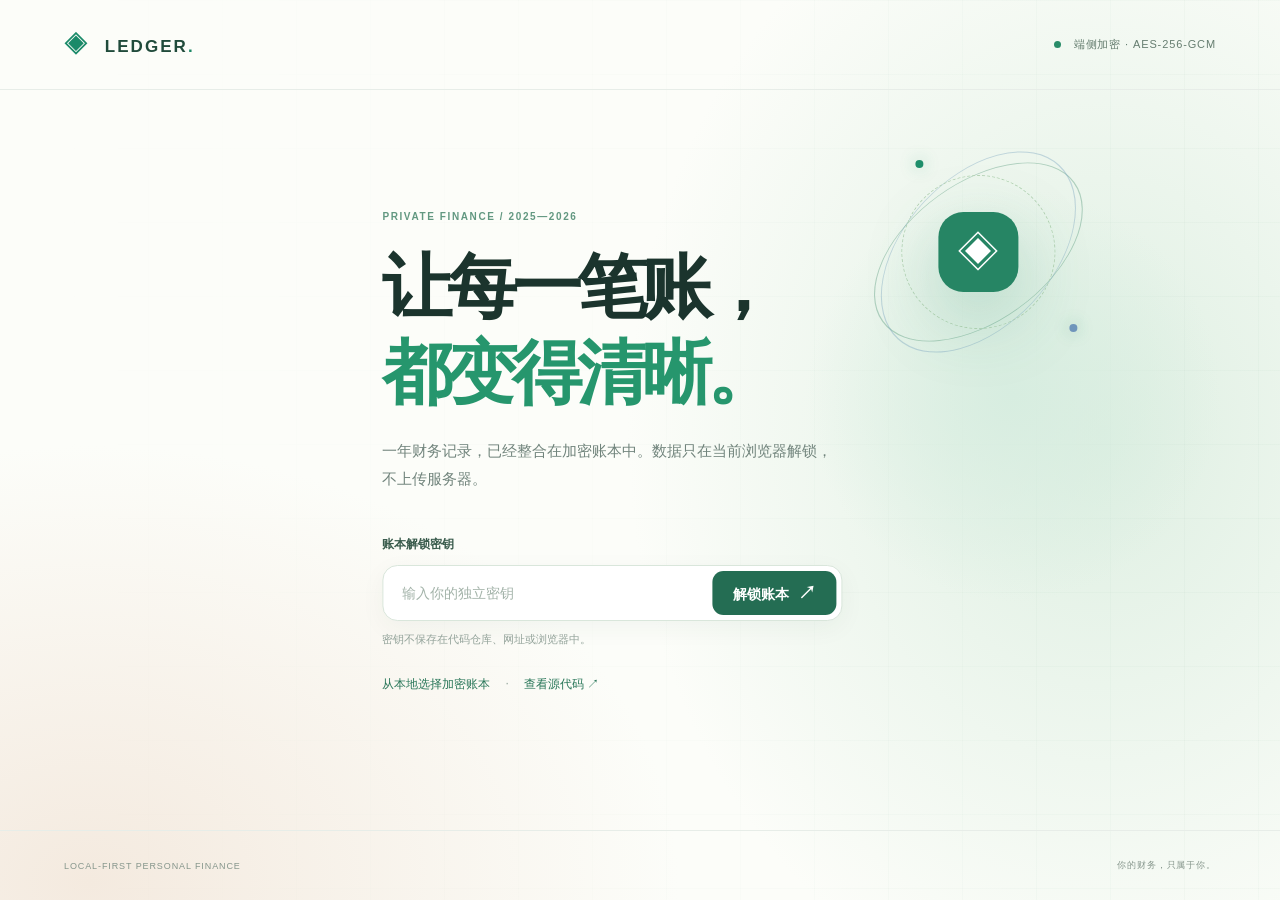
<file: index.html>
<!doctype html>
<html lang="zh-CN">
<head>
  <meta charset="utf-8">
  <meta name="viewport" content="width=device-width,initial-scale=1,viewport-fit=cover">
  <meta name="theme-color" content="#f7f9f6">
  <meta name="description" content="仅在本地解密的个人财务分析与预算管理工作台">
  <title>账务 · 个人财务工作台</title>
  <link rel="icon" href="favicon.svg" type="image/svg+xml">
  <link rel="stylesheet" href="styles.css">
  <link rel="stylesheet" href="light-theme.css">
</head>
<body>
  <div id="toast" class="toast" role="status" aria-live="polite"></div>
  <div id="unlock-screen" class="unlock-screen">
    <div class="unlock-glow"></div>
    <div class="unlock-top"><span class="brand-mini"><span class="brand-mark">◈</span> LEDGER<span class="brand-dot">.</span></span><span class="encrypted"><i></i> 端侧加密 · AES-256-GCM</span></div>
    <div class="unlock-center">
      <div class="unlock-art" aria-hidden="true"><div class="orbit orbit-a"></div><div class="orbit orbit-b"></div><div class="orbit orbit-c"></div><div class="orbit-core">◈</div><div class="orbit-point p1"></div><div class="orbit-point p2"></div></div>
      <p class="eyebrow">PRIVATE FINANCE / 2025—2026</p>
      <h1>让每一笔账，<br><span>都变得清晰。</span></h1>
      <p class="unlock-desc">一年财务记录，已经整合在加密账本中。数据只在当前浏览器解锁，不上传服务器。</p>
      <form id="unlock-form" class="unlock-form"><label for="vault-pass">账本解锁密钥</label><div class="password-line"><input id="vault-pass" type="password" spellcheck="false" autocomplete="off" placeholder="输入你的独立密钥" required><button id="unlock-btn" type="submit">解锁账本 <span>↗</span></button></div></form>
      <p id="unlock-hint" class="hint">密钥不保存在代码仓库、网址或浏览器中。</p>
      <div class="unlock-tools"><label class="link-label">从本地选择加密账本 <input type="file" id="vault-file" accept=".vault,.json,application/json" hidden></label><span>·</span><a href="https://github.com/nekosense-i/zhangwu" target="_blank" rel="noopener">查看源代码 ↗</a></div>
    </div>
    <div class="unlock-bottom"><span>LOCAL-FIRST PERSONAL FINANCE</span><span>你的财务，只属于你。</span></div>
  </div>

  <div id="workspace" class="workspace hidden">
    <aside class="sidebar">
      <div class="side-brand"><span class="brand-logo">◈</span><div><b>账务<span class="brand-dot">.</span></b><small>PERSONAL FINANCE</small></div></div>
      <p class="nav-label">工作空间</p>
      <nav id="main-nav" aria-label="主要导航">
        <button data-view="overview" class="nav-link active"><span>◫</span> 总览 <em>01</em></button>
        <button data-view="trends" class="nav-link"><span>⌁</span> 收支趋势 <em>02</em></button>
        <button data-view="categories" class="nav-link"><span>◈</span> 消费洞察 <em>03</em></button>
        <button data-view="cards" class="nav-link"><span>▣</span> 信用卡 <em>04</em></button>
        <button data-view="transactions" class="nav-link"><span>☷</span> 交易检索 <em>05</em></button>
        <button data-view="audit" class="nav-link"><span>◎</span> 待核对 <em id="audit-count">—</em></button>
      </nav>
      <div class="side-bottom">
        <div class="side-vault"><div class="vault-symbol">♧</div><b>加密账本</b><span>离线解密 · 无外部依赖</span><small><span class="green-dot"></span> 已在本机解锁</small></div>
        <button id="lock-now" class="side-text-btn">↶　锁定账本</button>
      </div>
    </aside>

    <div class="main-wrap">
      <header class="topbar"><div class="breadcrumb"><span>工作台</span><span class="crumb-sep">/</span><b id="crumb-current">财务总览</b></div><div class="top-actions"><div class="period-picker"><span>▦</span><select id="period-select" aria-label="选择统计时间"><option value="all">完整时间段</option><option value="2025">2025 年</option><option value="2026">2026 年</option></select></div><button id="mask-values" class="icon-btn" title="隐藏 / 显示金额" aria-label="隐藏金额">◉</button><button id="backup-btn" class="icon-btn" title="下载加密备份" aria-label="下载备份">⇩</button><button id="new-transaction" class="primary-btn"><span>＋</span> 记一笔</button></div></header>
      <main class="content">
        <div class="section-head"><div><div class="eyebrow accent">PERSONAL FINANCE · MONEY IN FOCUS <span class="accent-dash"></span> <span id="coverage-label">2025.11 — 2026.11</span></div><h1 id="page-title">财务总览<span class="title-end">.</span></h1><p id="page-subtitle">看清每一笔钱的流向，掌握更从容的生活节奏。</p></div><div class="data-chip"><span class="pulse-dot"></span><span id="data-chip-text">数据已载入 · 截至 2026.11.12</span></div></div>

        <section class="view" id="view-overview">
          <div class="hero-row"><div class="hero-card"><div class="hero-top"><span class="label-overline">已识别消费净额 <span class="info-dot" title="扣除已匹配重复交易和退款；不包括待核金融扣款、转账与分期本金">ⓘ</span></span><span class="hero-tag">近 13 个自然月 · 首尾不完整</span></div><div class="hero-value sensitive" id="total-expense">¥—</div><div class="hero-lower"><span id="expense-summary">跨渠道去重后消费</span><span class="hero-wave">⌁</span></div><svg class="hero-spark" id="hero-spark" viewBox="0 0 420 94" preserveAspectRatio="none" aria-hidden="true"></svg></div>
            <div class="mini-kpis"><div class="kpi-box"><div class="metric-icon green">↙</div><div><span class="metric-label">明确代发工资</span><div class="metric-number sensitive" id="total-salary">—</div><small id="salary-foot">银行代发工资</small></div></div><div class="kpi-box"><div class="metric-icon cyan">◉</div><div><span class="metric-label">月均可识别消费</span><div class="metric-number sensitive" id="avg-expense">—</div><small>仅按完整自然月计算</small></div></div><div class="kpi-box"><div class="metric-icon amber">◎</div><div><span class="metric-label">尚待核对</span><div class="metric-number sensitive" id="review-total">—</div><small>金融扣款及个人转账</small></div></div></div>
          </div>
          <div class="dual-chart"><div class="panel chart-main"><div class="panel-heading"><div><div class="overline">CASH FLOW</div><h2>每月收支脉络</h2><p>消费与银行代发工资的走势</p></div><div class="chart-legend"><span><i class="legend-dot blue"></i>净消费</span><span><i class="legend-dot mint"></i>工资</span></div></div><div id="overview-line" class="chart-stage"></div><div id="hover-report" class="chart-caption">点击图上的月份，查看当月交易</div></div>
            <div class="panel category-panel"><div class="panel-heading"><div><div class="overline">SPENDING MIX</div><h2>钱花在了哪里</h2><p>正向消费的分类结构 · 退款另外冲减</p></div><button class="text-action" data-go="categories">深入查看 ↗</button></div><div class="donut-area"><div id="category-donut" class="donut-chart"></div><div id="category-legend" class="donut-legend"></div></div><p id="category-refunds-note" class="chart-caption"></p></div></div>
          <div class="triple"><div class="panel"><div class="panel-heading"><div><div class="overline">PAYMENT CHANNELS</div><h2>消费渠道</h2><p>已计入消费的主要交易来源</p></div></div><div id="channel-bars" class="bars-block"></div></div><div class="panel"><div class="panel-heading"><div><div class="overline">TOP MERCHANTS</div><h2>常见消费商户</h2><p>点击商户，直达对应交易</p></div></div><div id="merchant-bars" class="bars-block"></div></div><div class="panel insight-panel"><div class="panel-heading"><div><div class="overline">QUICK INSIGHTS</div><h2>这份账本告诉你</h2><p>用数据描述，而非推测</p></div></div><div id="insight-notes" class="insight-list"></div></div></div>
          <div class="panel calendar-panel"><div class="panel-heading"><div><div class="overline">DAILY ACTIVITY</div><h2>每一天的消费强度</h2><p>按日期聚合，颜色越深代表支出越高；点击方格查看明细</p></div><div class="calendar-key"><span>少</span><i class="heat h0"></i><i class="heat h1"></i><i class="heat h2"></i><i class="heat h3"></i><i class="heat h4"></i><span>多</span></div></div><div id="calendar-heatmap" class="heatmap-wrap"></div></div>
        </section>

        <section class="view hidden" id="view-trends"><div class="kpi-strip" id="trend-kpis"></div><div class="panel big-panel"><div class="panel-heading"><div><div class="overline">A YEAR IN MOTION</div><h2>收支趋势与差额</h2><p>点击月份聚焦当期，首尾月份仅供参考</p></div><div class="chart-legend"><span><i class="legend-dot blue"></i>消费</span><span><i class="legend-dot mint"></i>工资</span></div></div><div id="trends-chart" class="chart-stage tall"></div></div><div class="panel"><div class="panel-heading"><div><div class="overline">MONTH BY MONTH</div><h2>每月消费分布</h2><p>工资与净消费差额仅作观察，不能认定为真实储蓄</p></div></div><div id="monthly-ledger" class="monthly-cards"></div></div></section>

        <section class="view hidden" id="view-categories"><div class="split-summary"><div class="panel category-large"><div class="panel-heading"><div><div class="overline">SPENDING MIX</div><h2>消费类型全景</h2><p>占比以正向分类消费为分母；退款及冲减单列</p></div><button id="clear-category" class="text-action">清除筛选 ×</button></div><div id="large-donut" class="donut-chart large"></div><div id="large-legend" class="category-pills"></div><p id="large-refunds-note" class="chart-caption"></p></div><div class="panel"><div class="panel-heading"><div><div class="overline">RANKED CATEGORY</div><h2>分类支出排行</h2><p>将所有归类项目放在同一量尺下比较</p></div></div><div id="category-ranking" class="ranking-list"></div></div></div><div class="panel"><div class="panel-heading"><div><div class="overline">PERSISTENCE</div><h2>各月消费构成</h2><p>不同颜色代表不同支出类型，帮助区分一次性支出与习惯性开销</p></div></div><div id="category-month-grid" class="composition-grid"></div></div></section>

        <section class="view hidden" id="view-cards"><div class="kpi-strip" id="card-kpis"></div><div class="panel"><div class="panel-heading"><div><div class="overline">CREDIT CARD CYCLES</div><h2>两类信用卡账户</h2><p>账单应还金额是账务余额，不能直接当作当月消费</p></div></div><div id="card-bills" class="statement-grid"></div></div><div class="split-summary"><div class="panel"><div class="panel-heading"><div><div class="overline">INSTALLMENTS</div><h2>分期相关账务</h2><p>本金、退货冲回与利息分开显示</p></div></div><div id="installments" class="compact-facts"></div></div><div class="panel"><div class="panel-heading"><div><div class="overline">IMPORTANT DISTINCTION</div><h2>计算口径</h2></div></div><div class="explain-list"><p><b>刷卡消费</b>：能证实未在微信/支付宝计入时，补充进入消费净额。</p><p><b>信用卡还款</b>：是清偿负债的资金流转，不再计入消费。</p><p><b>分期本金</b>：独立列示，原始购物及退款需核实，以免重复计算。</p><p><b>未出账交易</b>：截至 2026 年 11 月 12 日可能仍有缺口。</p></div></div></div></section>

        <section class="view hidden" id="view-transactions"><div class="panel"><div class="panel-heading"><div><div class="overline">TRANSACTION EXPLORER</div><h2>交易检索</h2><p>完整原始记录保留，默认只显示筛选结果的前 30 笔</p></div><span class="count-chip" id="tx-count">— 条记录</span></div><div class="filter-bar"><input id="tx-search" type="search" placeholder="搜索商户 / 摘要 / 交易编号…"><select id="tx-category"><option value="all">全部分类</option></select><select id="tx-source"><option value="all">全部渠道</option></select><select id="tx-type"><option value="all">全部交易</option><option value="consumption">已计消费</option><option value="salary">代发工资</option><option value="excluded">资金往来与其他</option></select><button id="tx-reset" class="subtle-btn">清除</button></div><div id="tx-active-filter" class="active-filter"></div><div id="tx-list" class="tx-list"></div><div class="load-row"><button id="tx-more" class="subtle-btn">再显示 30 笔 ↓</button></div></div></section>

        <section class="view hidden" id="view-audit"><div class="audit-intro"><div><span class="overline">VERIFY, DON'T GUESS</span><h2>把不确定的，留给核对。</h2><p>以下金额并未自动算入消费净额。点击交易可以修改分类、写备注，或确认其用途。</p></div><div class="audit-number sensitive" id="audit-value">—</div></div><div class="split-summary"><div class="panel"><div class="panel-heading"><div><h2>待核金融扣款</h2><p>平台扣款、信贷或分期性质尚不明朗</p></div></div><div id="financial-pending" class="audit-items"></div></div><div class="panel"><div class="panel-heading"><div><h2>个人转账与往来</h2><p>转账是否属于生活支出需要按实际用途判断</p></div></div><div id="personal-pending" class="audit-items"></div></div></div><div class="panel"><div class="panel-heading"><div><div><h2>暂未细分的已计消费</h2><p>这一部分已计入消费，只是类别仍需优化</p></div><span id="uncategorized-count" class="count-chip"></span></div><div id="unknown-list" class="audit-items"></div></div></section>

        <footer class="footer"><span>LEDGER <b>◈</b> 数据驻留于浏览器内存 · 加密备份保存在本地</span><span>源数据：微信 / 支付宝 / 招商银行储蓄卡 / 招行信用卡　·　2026.11</span></footer>
      </main>
    </div>
  </div>

  <div id="modal-scrim" class="modal-scrim hidden"><div class="modal" role="dialog" aria-modal="true" aria-labelledby="modal-title"><button id="modal-close" class="modal-close" aria-label="关闭">×</button><p class="overline" id="modal-overline">LEDGER ENTRY</p><h2 id="modal-title">记录一笔交易</h2><form id="entry-form"><input type="hidden" id="entry-id"><label>日期<input type="date" id="entry-date" required></label><label>交易说明<input type="text" id="entry-merchant" maxlength="120" placeholder="例如：超市购物" required></label><div class="two-input"><label>金额（元）<input type="number" id="entry-amount" min="0" step="0.01" required></label><label>类型<select id="entry-kind"><option value="expense">消费</option><option value="salary">工资收入</option><option value="other">资金往来/不计入</option></select></label></div><label>分类<select id="entry-category"></select></label><label>备注（仅保存在加密数据中）<textarea id="entry-note" rows="2" placeholder="可选"></textarea></label><div class="modal-actions"><button type="button" class="subtle-btn" id="entry-cancel">取消</button><button type="submit" class="primary-btn">保存到本地加密账本 ↗</button></div></form></div></div>
  <script src="app.js" defer></script>
</body>
</html>
</file>
<file: styles.css>
:root{--bg:#0b111c;--sidebar:#0d1421;--panel:#121d2c;--panel2:#162337;--stroke:#243247;--text:#eff6ff;--muted:#8191a8;--faint:#61718c;--mint:#b8edc1;--cyan:#76bbeb;--amber:#edc784;--purple:#bba7ef;--pink:#ef9ab1;--radius:19px;--shadow:0 12px 48px rgba(0,0,0,.11)}*{box-sizing:border-box}html{min-height:100%;scroll-behavior:smooth}body{margin:0;background:var(--bg);color:var(--text);font-family:Inter,-apple-system,BlinkMacSystemFont,'PingFang SC','Microsoft YaHei',sans-serif;font-size:14px;font-weight:400;-webkit-font-smoothing:antialiased}button,input,select,textarea{font:inherit}button{cursor:pointer}button:focus-visible,input:focus-visible,select:focus-visible,textarea:focus-visible{outline:2px solid var(--cyan);outline-offset:2px}button:disabled{opacity:.45;cursor:not-allowed}.hidden{display:none!important}.brand-dot,.title-end{color:var(--mint)}.muted{color:var(--muted)}.sensitive{font-variant-numeric:tabular-nums;letter-spacing:-.04em}body.masked .sensitive{filter:blur(9px);user-select:none}.toast{position:fixed;left:50%;bottom:28px;transform:translate(-50%,40px);z-index:100;background:#e6f4ec;color:#0a3026;border-radius:12px;padding:13px 23px;font-weight:650;box-shadow:0 15px 50px #0009;opacity:0;pointer-events:none;transition:opacity .2s,transform .2s}.toast.show{transform:translate(-50%,0);opacity:1}
/* unlock */.unlock-screen{min-height:100dvh;position:relative;overflow:hidden;display:flex;flex-direction:column;background:radial-gradient(ellipse at 60% 4%,#1d3540 0%,transparent 44%),radial-gradient(ellipse at 75% 87%,#172936 0%,transparent 35%),#0a111b}.unlock-screen::before{content:"";position:absolute;inset:0;opacity:.22;pointer-events:none;background-image:linear-gradient(#fff1 1px,transparent 1px),linear-gradient(90deg,#fff1 1px,transparent 1px);background-size:72px 72px;mask-image:linear-gradient(90deg,transparent,black)}.unlock-top,.unlock-bottom{position:relative;z-index:2;display:flex;justify-content:space-between;align-items:center;padding:36px min(5vw,76px)}.brand-mini{font-size:17px;font-weight:800;letter-spacing:.12em}.brand-mark{display:inline-block;color:var(--mint);margin-right:9px;font-size:23px}.encrypted{font-size:11px;color:#a2b5b6;letter-spacing:.08em}.encrypted i,.green-dot,.pulse-dot{display:inline-block;width:7px;height:7px;border-radius:100%;background:#a5edc6;margin-right:9px;box-shadow:0 0 13px #a5edc6aa}.unlock-center{max-width:515px;margin:auto;position:relative;z-index:3;padding:60px 0 85px}.unlock-art{height:175px;width:175px;position:absolute;right:-175px;top:-33px}.orbit{position:absolute;border:1px solid #9bdab129;border-radius:50%;inset:0}.orbit-a{transform:rotate(-36deg) scale(1.2,.7)}.orbit-b{transform:rotate(43deg) scale(.75,1.2);border-color:#9bc5ef46}.orbit-c{inset:22px;transform:rotate(25deg);border-style:dashed}.orbit-core{position:absolute;inset:51px;border-radius:28px;background:#c5f7d9;color:#203d37;font-size:38px;display:grid;place-items:center;box-shadow:0 0 90px #91f0bd73}.orbit-point{position:absolute;width:8px;height:8px;border-radius:50%;background:var(--mint);box-shadow:0 0 17px #a9edc5}.orbit-point.p1{top:7px;left:36px}.orbit-point.p2{bottom:19px;right:0;background:var(--cyan)}.eyebrow,.overline,.label-overline{font-size:10px;letter-spacing:.16em;font-weight:700;color:var(--faint)}.unlock-center h1{margin:22px 0;font-size:clamp(40px,5.1vw,70px);letter-spacing:-.06em;font-weight:770;line-height:1.17}.unlock-center h1 span{color:var(--mint)}.unlock-desc{color:#9bacbb;max-width:400px;font-size:14px;line-height:1.95}.unlock-form{margin-top:42px}.unlock-form label{display:block;font-size:12px;color:#afc5d1;margin-bottom:12px;font-weight:600}.password-line{display:flex;border:1px solid #33495b;background:#101b29;border-radius:15px;padding:5px;gap:7px}.password-line:focus-within{border-color:var(--mint)}.password-line input{background:none;border:0;color:#f3fffb;min-width:0;flex:1;padding:14px}.password-line input:focus{outline:0}.password-line button{background:var(--mint);color:#172e2b;border:0;border-radius:11px;font-weight:700;padding:0 20px;white-space:nowrap}.password-line button span{font-size:18px;margin-left:6px}.hint{font-size:11px;color:#6d8298}.unlock-tools{display:flex;gap:15px;margin-top:29px;font-size:12px;color:#8aa6b9}.unlock-tools a,.link-label{color:#b5d1d5;text-decoration:none;cursor:pointer}.unlock-tools a:hover,.link-label:hover{text-decoration:underline}.unlock-bottom{color:#6e8697;font-size:9px;letter-spacing:.1em}
/* shell */.workspace{display:flex;min-height:100vh}.sidebar{position:sticky;top:0;height:100dvh;flex:0 0 233px;background:var(--sidebar);border-right:1px solid #202d3e;display:flex;flex-direction:column;padding:28px 17px}.side-brand{display:flex;gap:10px;align-items:center;margin:6px 11px 51px}.brand-logo{height:38px;width:38px;background:#c1ebd0;border-radius:11px;color:#173e33;display:grid;place-items:center;font-size:27px}.side-brand b{font-size:23px;font-weight:790;letter-spacing:-.04em}.side-brand small{display:block;margin-top:0;font-size:8px;color:#71889d;letter-spacing:.14em}.nav-label{font-size:10px;color:#60778e;letter-spacing:.12em;padding-left:16px;margin:0 0 12px;text-transform:uppercase}.nav-link{border:0;background:none;color:#8ca1b6;width:100%;text-align:left;display:flex;align-items:center;gap:14px;padding:14px 14px;border-radius:10px;margin:3px 0;font-size:13px}.nav-link>span{font-size:20px;width:18px;line-height:1}.nav-link em{font-size:10px;font-style:normal;color:#5d7188;margin-left:auto}.nav-link:hover{background:#182536;color:#e6f7ee}.nav-link.active{background:#203342;color:#d5f6dd;font-weight:700;box-shadow:inset 2px 0 var(--mint)}.nav-link.active em{color:#8ab4aa}.side-bottom{margin-top:auto}.side-vault{padding:17px 14px 15px;border:1px solid #2b3949;border-radius:14px;background:linear-gradient(142deg,#1a3040,#152132)}.vault-symbol{font-size:27px;color:var(--mint)}.side-vault b,.side-vault span,.side-vault small{display:block}.side-vault b{font-size:14px;margin:10px 0 5px}.side-vault span{font-size:10px;color:#89a1b0}.side-vault small{margin-top:17px;color:#aedbc4}.side-vault .green-dot{display:inline-block;vertical-align:middle;width:6px;height:6px}.side-text-btn{border:0;background:none;color:#788ca1;padding:19px 13px;font-size:12px}.side-text-btn:hover{color:#eee}.main-wrap{min-width:0;flex:1}.topbar{height:74px;border-bottom:1px solid #213043;padding:0 clamp(19px,3.2vw,49px);display:flex;align-items:center;justify-content:space-between;gap:15px;background:#101927ba;position:sticky;top:0;z-index:12;backdrop-filter:blur(14px)}.breadcrumb{display:flex;align-items:center;gap:10px;color:#71859a;font-size:12px}.breadcrumb b{color:#dce6f2;font-weight:650}.crumb-sep{color:#405269}.top-actions{display:flex;gap:10px;align-items:center}.period-picker{display:flex;gap:5px;align-items:center;border:1px solid #344257;border-radius:10px;padding:9px 11px;color:#a4b2c1;font-size:11px}.period-picker select{border:0;outline:0;background:none;color:#dfe9f2;max-width:124px;font-size:11px}.period-picker option,.filter-bar option,.modal option{background:#132235}.icon-btn{height:36px;min-width:37px;border:1px solid #334257;border-radius:10px;color:#9db1c4;background:#172334;font-size:17px}.icon-btn:hover,.subtle-btn:hover{background:#213448}.primary-btn{border:0;background:#bceacc;border-radius:9px;padding:11px 17px;color:#173d31;font-weight:780;letter-spacing:-.02em}.primary-btn:hover{background:#d3ffe1}.primary-btn>span{font-size:18px;margin-right:4px}.content{max-width:1660px;padding:39px clamp(19px,3.2vw,49px) 22px;margin:auto}.section-head{display:flex;justify-content:space-between;align-items:flex-end;margin-bottom:29px;gap:15px}.eyebrow.accent{color:var(--mint)}.accent-dash{display:inline-block;background:#638678;width:23px;height:1px;vertical-align:middle;margin:0 10px}.section-head h1{font-size:clamp(28px,2.7vw,42px);font-weight:760;line-height:1.2;letter-spacing:-.055em;margin:12px 0 9px}.section-head p{margin:0;font-size:12px;color:var(--muted)}.data-chip{display:inline-flex;align-items:center;color:#a3b5bd;background:#182b30;border:1px solid #2c4b47;border-radius:30px;padding:9px 13px;font-size:10px;white-space:nowrap}.pulse-dot{width:6px;height:6px;box-shadow:none}.hero-row{display:grid;grid-template-columns:minmax(0,1.42fr) minmax(230px,.66fr);gap:17px;margin-bottom:18px}.hero-card{position:relative;overflow:hidden;min-height:265px;padding:30px 34px;border-radius:19px;background:linear-gradient(119deg,#bce9c9,#94d2c1 67%,#8ec5c5);color:#153e39}.hero-card:after{content:"";position:absolute;right:-16px;top:-80px;width:310px;height:310px;border-radius:50%;border:1px solid #0f615022;box-shadow:0 0 0 44px #ffffff0a,0 0 0 88px #2057490a}.hero-top{display:flex;align-items:center;justify-content:space-between;gap:12px;position:relative;z-index:1}.hero-top .label-overline{color:#3b6860}.hero-tag{font-size:10px;color:#41756d;background:#effff05c;border:1px solid #ffffff4a;padding:7px 10px;border-radius:8px}.hero-value{position:relative;z-index:1;font-size:clamp(36px,4.7vw,63px);font-weight:800;letter-spacing:-.07em;margin-top:29px;white-space:nowrap}.hero-lower{position:relative;z-index:1;display:flex;justify-content:space-between;align-items:center;font-size:12px;color:#42756a;margin-top:11px}.hero-wave{font-size:30px;color:#204e4e}.hero-spark{position:absolute;bottom:-2px;left:0;right:0;width:100%;height:93px;opacity:.37}.mini-kpis{display:grid;grid-template-rows:repeat(3,1fr);gap:9px}.kpi-box{border:1px solid var(--stroke);background:var(--panel);border-radius:14px;padding:14px 19px;display:flex;align-items:center;gap:15px}.metric-icon{display:grid;place-items:center;width:41px;height:41px;border-radius:12px;font-size:21px;flex:none}.metric-icon.green{background:#27453e;color:#b1e5ca}.metric-icon.cyan{background:#223e54;color:#89c7ec}.metric-icon.amber{background:#493c32;color:#edca8f}.metric-label{display:block;font-size:11px;color:#95a7ba}.metric-number{font-size:25px;font-weight:720;letter-spacing:-.045em;margin:4px 0}.kpi-box small{font-size:10px;color:#6c8298}.dual-chart{display:grid;grid-template-columns:minmax(0,1.35fr) minmax(320px,.8fr);gap:17px;margin:17px 0}.panel{background:var(--panel);border:1px solid var(--stroke);border-radius:var(--radius);padding:26px 25px;min-width:0;overflow:hidden}.panel-heading{display:flex;justify-content:space-between;gap:12px;align-items:flex-start;margin-bottom:23px}.panel-heading h2{margin:7px 0 7px;letter-spacing:-.035em;font-size:17px;font-weight:720}.panel-heading p{color:#788da3;margin:0;font-size:11px;line-height:1.6}.overline{font-size:9px;letter-spacing:.13em;color:#6b849b}.chart-legend{display:flex;align-items:center;gap:14px;color:#99b0c1;font-size:10px;white-space:nowrap}.chart-legend span{display:inline-flex;align-items:center;gap:7px}.legend-dot{display:inline-block;width:8px;height:8px;border-radius:50%}.legend-dot.blue{background:var(--cyan)}.legend-dot.mint{background:var(--mint)}.chart-stage{height:265px;position:relative}.chart-stage.tall{height:370px}.chart-stage svg{display:block;width:100%;height:100%;overflow:visible}.svg-tick{fill:#70869e;font-size:10px}.svg-grid{stroke:#29384a;stroke-width:.8;stroke-dasharray:3 5}.svg-hit{cursor:pointer}.svg-hit:hover{stroke:#fff}.chart-caption{min-height:15px;color:#738ca2;font-size:10px;margin-top:4px}.text-action{background:none;border:0;padding:3px;color:#9ed9ce;font-size:11px;white-space:nowrap}.text-action:hover{text-decoration:underline}.donut-area{display:flex;align-items:center;gap:22px;margin-top:15px}.donut-chart{width:210px;max-width:52%;flex:none;position:relative}.donut-chart svg{width:100%;height:auto;overflow:visible}.donut-chart.large{width:280px;max-width:100%;margin:10px auto 0}.donut-chart .slice{cursor:pointer;transition:opacity .2s}.donut-chart .slice:hover{opacity:.75}.donut-legend{display:flex;flex-direction:column;gap:13px;flex:1;min-width:0}.legend-row{display:flex;align-items:center;gap:8px;min-width:0;font-size:11px;cursor:pointer}.legend-row:hover .legend-name{color:#fff}.legend-chip{height:8px;width:8px;border-radius:3px;flex:none}.legend-name{color:#9fb1c2;min-width:0;flex:1;overflow:hidden;text-overflow:ellipsis;white-space:nowrap}.legend-value{color:#dfe9f5;font-size:11px}.donut-center{fill:#f5f9fc;font-size:19px;font-weight:760}.donut-small{fill:#8197ab;font-size:9px}.triple{display:grid;grid-template-columns:repeat(3,minmax(0,1fr));gap:17px;margin:0 0 17px}.bars-block{display:flex;flex-direction:column;gap:20px;margin-top:26px}.bar-line{cursor:pointer}.bar-top{display:flex;justify-content:space-between;gap:15px;margin-bottom:9px;font-size:11px;color:#b8c9d9}.bar-top span:first-child{overflow:hidden;text-overflow:ellipsis;white-space:nowrap;max-width:72%}.bar-top b{font-size:11px;color:#dceaf6;font-weight:650}.bar-rail{height:6px;border-radius:5px;background:#263546;overflow:hidden}.bar-progress{height:100%;border-radius:5px;background:var(--cyan);width:0;transition:width .5s}.insight-list{display:flex;flex-direction:column;gap:14px}.insight-item{display:flex;gap:12px;align-items:flex-start;border-top:1px solid #27374b;padding-top:14px}.insight-item:first-child{border-top:0;padding-top:0}.insight-number{font-size:10px;color:var(--mint);font-weight:800;line-height:24px}.insight-item p{margin:0;color:#b1c5d5;font-size:11px;line-height:1.85}.insight-item b{color:#eaf8ef}.calendar-panel{margin:0 0 17px}.calendar-key{display:flex;gap:5px;color:#8fa2b6;font-size:10px;align-items:center}.heat{display:block;width:12px;height:12px;border-radius:3px;background:#253449}.heat.h1{background:#30586c}.heat.h2{background:#377b8c}.heat.h3{background:#58b0b0}.heat.h4{background:#bcebc6}.heatmap-wrap{overflow-x:auto;padding:10px 0 3px}.heatmap{display:grid;grid-auto-flow:column;grid-auto-columns:12px;grid-template-rows:repeat(7,12px);gap:5px;min-width:max-content;align-items:start}.day-cell{height:12px;width:12px;border-radius:3px;border:0;background:#253449;padding:0;transition:transform .12s}.day-cell:hover{outline:1px solid #f5f5f5;transform:scale(1.2)}.day-cell.empty{opacity:.25}.heatmap-labels{display:flex;gap:18px;color:#67809b;font-size:9px;margin-bottom:7px}.footer{display:flex;justify-content:space-between;gap:15px;color:#5c7287;font-size:9px;line-height:2;padding:24px 0 0}.footer b{color:#b8edc1}.view{animation:fade .3s ease}@keyframes fade{from{opacity:.3;transform:translateY(5px)}to{opacity:1;transform:none}}.kpi-strip{display:grid;grid-template-columns:repeat(4,minmax(0,1fr));gap:15px;margin-bottom:17px}.small-stat{padding:23px;background:var(--panel);border:1px solid var(--stroke);border-radius:16px}.small-stat span{display:block;color:#879bb1;font-size:11px}.small-stat b{display:block;margin-top:10px;font-size:clamp(18px,2vw,29px);letter-spacing:-.04em}.small-stat small{display:block;margin-top:7px;color:#72889c;font-size:10px}.big-panel{margin-bottom:17px}.monthly-cards{display:grid;grid-template-columns:repeat(auto-fill,minmax(176px,1fr));gap:11px}.monthly-card{background:#182639;border:1px solid #2e4053;border-radius:12px;padding:16px;text-align:left;cursor:pointer;color:#eef5fa}.monthly-card:hover{border-color:var(--mint)}.monthly-card b{display:block;font-size:12px}.monthly-card .m-expense{font-size:21px;font-weight:780;margin:18px 0 6px}.monthly-card small{font-size:10px;color:#88a0b3}.monthly-compare{height:5px;background:#354555;border-radius:5px;margin-top:17px;overflow:hidden}.monthly-compare i{height:100%;display:block;background:#8ec8ed;border-radius:5px}.split-summary{display:grid;grid-template-columns:1fr 1fr;gap:17px;margin-bottom:17px}.ranking-list{display:flex;flex-direction:column;gap:13px;max-height:610px;overflow:auto}.rank-row{display:grid;grid-template-columns:24px minmax(0,1fr) 100px;gap:9px;align-items:center;cursor:pointer;padding:8px 0;border-bottom:1px solid #243448}.rank-row .n{color:#56718e;font-size:11px}.rank-row .rank-info b{font-size:12px;font-weight:550}.rank-row .rank-info small{display:block;margin-top:5px;color:#6d8194}.rank-track{height:4px;background:#2a3a4f;margin-top:8px;border-radius:4px}.rank-track i{display:block;height:100%;background:#a1dad0;border-radius:4px}.rank-total{text-align:right;color:#e4eff8;font-size:12px}.category-pills{display:flex;gap:8px;flex-wrap:wrap;margin-top:15px}.cat-pill{border:1px solid #344456;border-radius:30px;background:#1e2c3c;color:#becdd8;padding:8px 10px;font-size:11px}.cat-pill.selected{border-color:#a6e4c3;color:#bcecc7}.cat-pill .chip-color{display:inline-block;width:7px;height:7px;border-radius:50%;margin-right:5px}.composition-grid{overflow:auto}.composition-month{display:flex;align-items:center;gap:12px;margin:14px 0}.composition-month label{flex:0 0 64px;color:#9bb0c2;font-size:11px}.composition-month .stacked{flex:1;display:flex;height:17px;overflow:hidden;border-radius:6px;background:#26364b}.composition-month i{height:100%;cursor:pointer;transition:filter .12s}.composition-month i:hover{filter:brightness(1.3)}.composition-month .total{flex:0 0 70px;text-align:right;color:#d5e1ef;font-size:11px}.statement-grid{display:grid;grid-template-columns:repeat(12,minmax(45px,1fr));gap:8px}.statement-month{min-width:0;background:#18283b;border:1px solid #2b4055;border-radius:9px;padding:15px 9px}.statement-month b{display:block;color:#a4c1d1;font-size:10px;margin-bottom:10px}.statement-month .statement-bar{height:64px;display:flex;align-items:flex-end;gap:3px}.statement-month .statement-bar i{display:block;width:45%;min-height:2px;border-radius:4px 4px 1px 1px;background:#91cbee}.statement-month .statement-bar i:nth-child(2){background:#bce9c6}.statement-month small{display:block;color:#7d96ab;margin-top:9px;font-size:9px;line-height:1.4}.compact-facts{display:flex;flex-direction:column}.fact-row{display:flex;justify-content:space-between;align-items:center;padding:15px 0;border-bottom:1px solid #273a4d;font-size:12px}.fact-row b{font-size:16px}.explain-list p{font-size:12px;color:#9db0c1;line-height:1.8;margin:13px 0}.explain-list b{color:#dcecf4}.count-chip{font-size:10px;color:#9cbdc9;border:1px solid #34465a;border-radius:20px;padding:7px 10px;white-space:nowrap}.filter-bar{display:flex;gap:9px;flex-wrap:wrap;margin-bottom:15px}.filter-bar input,.filter-bar select,.modal input,.modal select,.modal textarea{background:#1a293b;border:1px solid #34485a;border-radius:9px;color:#e1ebf4;padding:12px 13px;min-width:0}.filter-bar input{flex:2;min-width:175px}.filter-bar select{flex:1;min-width:126px}.subtle-btn{border:1px solid #35495b;background:#1a293b;border-radius:10px;color:#acc1d1;padding:11px 14px;white-space:nowrap}.active-filter{font-size:11px;color:var(--mint);margin:0 0 10px}.tx-list{display:flex;flex-direction:column}.tx-item{display:flex;align-items:center;gap:14px;padding:15px 0;border-bottom:1px solid #27374a;cursor:pointer}.tx-item:hover{background:#18283b}.tx-icon{width:40px;height:40px;display:grid;place-items:center;flex:none;background:#24384b;border-radius:12px;color:#bce8c9;font-size:19px}.tx-item .tx-meta{flex:1;min-width:0}.tx-item .tx-name{font-size:12px;overflow:hidden;text-overflow:ellipsis;white-space:nowrap;color:#dce9f5}.tx-item .tx-sub{font-size:10px;color:#788da1;margin-top:7px;white-space:nowrap;overflow:hidden;text-overflow:ellipsis}.tx-item .tx-price{font-size:14px;color:#dbe5ed;font-weight:650;white-space:nowrap}.tx-item .tx-price.in{color:#a5e5c1}.load-row{text-align:center;padding-top:18px}.audit-intro{display:flex;justify-content:space-between;align-items:center;gap:16px;padding:25px 30px;background:linear-gradient(115deg,#2b292e,#27343d);border:1px solid #514348;border-radius:16px;margin-bottom:17px}.audit-intro h2{margin:9px 0;font-size:23px;letter-spacing:-.04em}.audit-intro p{font-size:11px;color:#afafb5;line-height:1.7}.audit-number{font-size:36px;color:#e5c99e;font-weight:750;white-space:nowrap}.audit-items{display:flex;flex-direction:column;gap:0}.audit-row{display:flex;justify-content:space-between;gap:15px;padding:13px 0;border-bottom:1px solid #28394b;cursor:pointer}.audit-row:hover{background:#1b2b3d}.audit-row b{display:block;font-weight:550;font-size:11px;color:#ccdbe7}.audit-row small{display:block;font-size:10px;color:#7790a4;margin-top:6px}.audit-row strong{color:#decba4;font-size:12px;white-space:nowrap}.modal-scrim{position:fixed;inset:0;z-index:99;background:#03070cc9;display:flex;justify-content:center;align-items:center;padding:16px;backdrop-filter:blur(7px)}.modal{width:min(520px,100%);max-height:95dvh;overflow:auto;background:#172436;border:1px solid #405164;border-radius:19px;padding:29px;box-shadow:0 32px 100px #0008;position:relative}.modal h2{font-size:24px;margin:10px 0 22px;letter-spacing:-.04em}.modal-close{position:absolute;right:22px;top:17px;background:none;border:0;color:#a4b6c3;font-size:27px}.modal form{display:flex;flex-direction:column;gap:14px}.modal label{display:flex;flex-direction:column;gap:7px;color:#9cb1c2;font-size:11px}.modal input,.modal select,.modal textarea{width:100%}.two-input{display:grid;grid-template-columns:1fr 1fr;gap:12px}.modal-actions{display:flex;justify-content:flex-end;gap:10px;margin-top:10px}.modal .details-block{color:#9fb2c6;line-height:1.8;margin-bottom:16px}.modal .details-block b{color:#e1f1f4}.modal .details-block pre{white-space:pre-wrap;font-size:11px}.modal .details-block p{margin:8px 0}.modal .category-edit{display:flex;gap:8px;margin:15px 0}.modal .category-edit select{flex:1}
@media(max-width:1280px){.dual-chart{grid-template-columns:1fr}.category-panel .donut-area{justify-content:center}.triple{grid-template-columns:repeat(2,minmax(0,1fr))}.triple>div:last-child{grid-column:span 2}.statement-grid{grid-template-columns:repeat(6,minmax(50px,1fr))}}@media(max-width:980px){.sidebar{flex-basis:77px;padding:22px 10px}.side-brand{margin:5px 6px 42px}.side-brand>div,.sidebar .nav-label,.nav-link em,.side-vault,.side-text-btn{display:none!important}.side-brand .brand-logo{width:38px;height:38px}.nav-link{justify-content:center;padding:15px 5px;font-size:0}.nav-link span{font-size:21px}.content{padding:28px 20px}.hero-row{grid-template-columns:1fr}.mini-kpis{grid-template-columns:repeat(3,1fr);grid-template-rows:1fr}.kpi-box{padding:17px 10px}.kpi-box .metric-icon{display:none}.kpi-box .metric-number{font-size:21px}}@media(max-width:660px){.workspace{display:block;padding-bottom:63px}.sidebar{height:63px;position:fixed;top:auto;bottom:0;left:0;right:0;width:100%;border-right:0;border-top:1px solid #384b61;flex-direction:row;z-index:30;align-items:center;padding:4px 6px;background:#111c2b}.sidebar .side-brand,.sidebar .side-bottom,.sidebar .nav-label{display:none!important}.sidebar nav{display:flex;width:100%;justify-content:space-around}.sidebar nav .nav-link{padding:12px 3px;margin:0;flex:1;border-radius:9px}.sidebar nav .nav-link span{font-size:19px}.sidebar nav .nav-link.active{box-shadow:inset 0 -2px var(--mint)}.topbar{padding:0 14px;height:60px}.breadcrumb{font-size:11px}.top-actions{gap:6px}.period-picker{padding:8px 5px}.period-picker select{max-width:88px}.icon-btn{min-width:30px;height:34px}.top-actions .primary-btn{padding:9px 11px;font-size:11px}.content{padding:25px 15px 5px}.data-chip{display:none}.section-head{margin-bottom:20px}.section-head h1{font-size:31px}.hero-card{min-height:239px;padding:25px}.hero-value{font-size:45px}.hero-top .hero-tag{display:none}.mini-kpis{gap:7px}.kpi-box{padding:13px 9px;min-height:103px}.metric-number{font-size:17px!important}.metric-label{font-size:10px}.kpi-box small{font-size:9px}.triple,.split-summary{grid-template-columns:1fr}.triple>div:last-child{grid-column:auto}.panel{padding:20px 17px}.panel-heading{margin-bottom:18px}.donut-area{gap:16px}.donut-chart{width:165px}.chart-legend{gap:7px;font-size:9px}.chart-stage{height:230px}.kpi-strip{grid-template-columns:repeat(2,minmax(0,1fr))}.statement-grid{grid-template-columns:repeat(4,minmax(56px,1fr))}.unlock-center{padding:45px 24px;max-width:100%}.unlock-art{position:relative;right:auto;top:auto;margin:5px auto 42px;transform:scale(.9)}.unlock-top,.unlock-bottom{padding:23px 22px}.unlock-center h1{font-size:43px}.encrypted{font-size:9px}.unlock-bottom{font-size:8px}.password-line input{width:60%}.password-line button{padding:0 11px}.audit-intro{padding:20px 19px}.audit-number{font-size:22px}.footer{display:block;font-size:9px}.footer span{display:block}.two-input{grid-template-columns:1fr}.modal{padding:22px}}
</file>
<file: light-theme.css>
/* Ledger / daylight edition — 2026.11
   Presentation layer only. The encrypted vault and all computation remain unchanged. */
:root {
  color-scheme:light;
  --bg:#f7f9f6;
  --sidebar:#ffffff;
  --panel:#ffffff;
  --panel2:#edf5f1;
  --stroke:#e5eae5;
  --text:#1b302a;
  --muted:#77877e;
  --faint:#94a399;
  --mint:#176e53;
  --cyan:#517fbb;
  --amber:#d79c4f;
  --purple:#9a7fc2;
  --pink:#d88299;
  --radius:21px;
  --shadow:0 6px 32px rgba(32,65,49,.035),0 1px 2px rgba(33,53,42,.035);
}
html{scroll-behavior:smooth}
body{background:var(--bg);color:var(--text);font-size:14px;letter-spacing:0}
::selection{background:#cfecdd;color:#13442f}
button:focus-visible,input:focus-visible,select:focus-visible,textarea:focus-visible{outline:2px solid #2a9a76;outline-offset:3px}
.brand-dot,.title-end{color:#1b8866}
.muted{color:var(--muted)}
.toast{background:#183f31;color:#fff;box-shadow:0 18px 40px #173b2940}
/* Editorial, daylight unlock */
.unlock-screen{background:radial-gradient(ellipse 37% 65% at 86% 48%,#deefe2 0%,transparent 100%),radial-gradient(ellipse at 7% 98%,#f4eadf 0%,transparent 35%),#fcfdf9;color:#1b342d}
.unlock-screen::before{opacity:.55;background-image:linear-gradient(#4c8e6910 1px,transparent 1px),linear-gradient(90deg,#4c8e6910 1px,transparent 1px);background-size:74px 74px;mask-image:linear-gradient(90deg,transparent,black)}
.unlock-glow{position:absolute;width:430px;height:430px;background:radial-gradient(circle,#d7ede0 0%,transparent 68%);right:4%;top:20%;pointer-events:none}
.unlock-top{border-bottom:1px solid #e7ede8;padding:29px min(5vw,76px)}
.unlock-bottom{border-top:1px solid #e7ede8;color:#86968c;padding:28px min(5vw,76px)}
.brand-mini{color:#204b3b;font-size:17px}.brand-mark{color:#1a8a69}.encrypted{color:#667e70}
.encrypted i,.green-dot,.pulse-dot{background:#298c68;box-shadow:none}
.unlock-center{max-width:570px;transform:translateX(-6%);padding:60px 0 86px}
.unlock-center h1{font-size:clamp(42px,5.5vw,72px);font-weight:760;line-height:1.21;letter-spacing:-.072em}
.unlock-center h1 span{color:#26966d}
.unlock-center .eyebrow{color:#629881}.unlock-desc{color:#71847c;max-width:460px;font-size:15px;line-height:1.9}
.unlock-art{right:-235px;top:12px;width:198px;height:198px}
.orbit{border-color:#498f7060}.orbit-b{border-color:#81a7c06e}.orbit-c{border-color:#b6d4b6}
.orbit-core{inset:59px;background:#268564;color:#fff;border-radius:25px;font-size:42px;box-shadow:0 24px 72px #298c6742}
.orbit-point{background:#1e8e6a;box-shadow:0 0 16px #1e8e6a66}.orbit-point.p2{background:#6f95bb}
.unlock-form label{color:#395b4c;font-size:12px}.password-line{border-color:#d9e6db;background:#fff;box-shadow:0 7px 26px #1e4a2e0c}
.password-line input{color:#20392d}.password-line input::placeholder{color:#a3b3a9}
.password-line button{background:#246d53;color:#fff;box-shadow:none}.password-line button:hover{background:#17583f}
.password-line:focus-within{border-color:#2e956f}.hint{color:#93a39a}.unlock-tools{color:#90a399}.unlock-tools a,.link-label{color:#287658}
/* Layout */
.workspace{background:var(--bg)}
.sidebar{flex-basis:236px;background:#fff;border-right:1px solid #e8eee8;padding:24px 16px}
.side-brand{margin:8px 13px 57px;gap:11px}
.brand-logo{width:43px;height:43px;border-radius:13px;background:#e4f3e9;color:#267d5a;font-size:29px}
.side-brand b{font-size:23px;color:#1a4635;font-weight:750;letter-spacing:-.06em}
.side-brand small{font-size:9px;color:#9aa9a1;letter-spacing:.13em;margin-top:3px}
.nav-label{padding-left:16px;color:#a1aea5;font-size:10px;margin-bottom:13px}
.nav-link{color:#6c8074;gap:15px;border-radius:13px;font-size:13px;padding:14px 15px;margin:4px 0;font-weight:550;transition:background .15s,color .15s}
.nav-link>span{font-size:21px;color:#90a89b}
.nav-link em{color:#b8c5b9;font-size:10px}
.nav-link:hover{background:#f0f7f2;color:#275943}
.nav-link.active{background:#e8f5ec;color:#216c50;box-shadow:none;font-weight:750}
.nav-link.active>span,.nav-link.active em{color:#298668}
.side-vault{border:1px solid #dceee3;background:linear-gradient(140deg,#eff9f1,#f6fbf6);padding:19px 16px;border-radius:16px}
.vault-symbol{color:#278764}.side-vault b{color:#315746;font-size:14px}
.side-vault span{color:#90a79a}.side-vault small{color:#387c5b}
.side-text-btn{color:#708d7d}.side-text-btn:hover{color:#235b43}
.main-wrap{background:radial-gradient(ellipse 48% 18% at 97% 0%,#e9f5ed,transparent 100%),var(--bg)}
.topbar{height:77px;background:#fffffff0;border-color:#e6ece6;box-shadow:0 1px 2px #29402a05;padding:0 clamp(18px,3vw,48px)}
.breadcrumb{color:#9baa9f;font-size:12px}.breadcrumb b{color:#456455}.crumb-sep{color:#d0dcd1}
.period-picker{border-color:#e0e9e1;background:#f8faf7;color:#6b8474;border-radius:11px;padding:10px 13px}
.period-picker select{color:#294c3a;font-size:11px}.period-picker option,.filter-bar option,.modal option{background:#fff;color:#223d30}
.icon-btn{color:#607d6d;background:#f7faf8;border-color:#e2ece5;border-radius:11px;height:38px;min-width:39px}.icon-btn:hover{background:#e8f4eb}
.primary-btn{background:#246c52;color:#fff;border-radius:11px;padding:12px 19px;box-shadow:0 3px 10px #225c4218}.primary-btn:hover{background:#1b5942}
.content{max-width:1700px;padding:39px clamp(20px,3vw,48px) 24px}
.section-head{margin-bottom:27px}.eyebrow.accent{color:#378665;letter-spacing:.17em}.accent-dash{background:#a8cab5}
.section-head h1{font-weight:750;color:#1d392d;margin:12px 0 10px;font-size:clamp(30px,2.65vw,41px)}
.section-head p{color:#83988a;font-size:13px}
.data-chip{border-color:#daebdf;color:#497761;background:#eef8f0;border-radius:30px;font-size:10px;padding:10px 15px}
.data-chip .pulse-dot{background:#258260}
/* Oversized main insight card — warm jade glass */
.hero-row{grid-template-columns:minmax(0,1.43fr) minmax(240px,.66fr);gap:16px;margin-bottom:17px}
.hero-card{min-height:274px;padding:31px 36px;background:linear-gradient(120deg,#dcefe0 0%,#c5e6d5 49%,#b5dce1 100%);color:#194c3c;border:1px solid #d4e9d9;box-shadow:0 6px 27px #20765b0b;border-radius:23px}
.hero-card:after{width:325px;height:325px;right:-40px;top:-115px;border-color:#1767471c;box-shadow:0 0 0 44px #ffffff26,0 0 0 86px #ffffff16}
.hero-top .label-overline{color:#527b62;font-size:11px;letter-spacing:.08em}
.hero-tag{background:#ffffff75;border-color:#ffffff90;color:#517966;border-radius:30px;padding:8px 12px}
.hero-value{font-size:clamp(38px,4.5vw,66px);color:#163e33;font-weight:780;letter-spacing:-.067em;margin-top:27px}
.hero-lower{color:#587e6c;font-size:12px;margin-top:12px}.hero-wave{color:#2c8066}
.hero-spark{height:90px;opacity:.49}
.mini-kpis{gap:10px}
.kpi-box{background:#fff;border:1px solid #e1ebe3;border-radius:17px;padding:18px 20px;gap:15px;box-shadow:var(--shadow)}
.metric-icon{width:46px;height:46px;border-radius:14px;font-size:23px}
.metric-icon.green{background:#e5f6eb;color:#287b56}.metric-icon.cyan{background:#e8f1fc;color:#4d83b4}.metric-icon.amber{background:#fdf2de;color:#bd8b3c}
.metric-label{color:#718778;font-size:11px}.metric-number{color:#234b38;font-size:24px;font-weight:740;letter-spacing:-.055em}
.kpi-box small{color:#9dac9d;font-size:10px}
/* Cards and chart visual hierarchy */
.dual-chart{gap:17px;margin:17px 0;grid-template-columns:minmax(0,1.40fr) minmax(330px,.83fr)}
.panel{border:1px solid #e4ebe5;background:#fff;border-radius:21px;padding:28px 27px;box-shadow:var(--shadow);overflow:hidden}
.panel-heading{margin-bottom:26px}.panel-heading h2{font-size:18px;color:#253f31;font-weight:730;letter-spacing:-.035em;margin:8px 0 7px}
.panel-heading p{font-size:11px;color:#84968a;line-height:1.65}
.overline{font-size:10px;color:#a4b4aa;letter-spacing:.12em}
.chart-legend{color:#6f8778;font-size:11px;gap:14px}
.legend-dot.blue{background:#6095d1}.legend-dot.mint{background:#2a9871}
.chart-stage{height:277px}.chart-stage.tall{height:385px}
.svg-tick{fill:#94a69a!important;font-size:10px}.svg-grid{stroke:#e8eee8!important;stroke-dasharray:2 5}
.svg-hit:hover{stroke:#88bba5}
.chart-stage svg path[stroke="#89c1ed"]{stroke:#4d91c8}.chart-stage svg path[stroke="#b7edc2"]{stroke:#309b77}
.chart-stage svg circle[fill="#92c8f1"]{fill:#4d91c8;stroke:#fff}.chart-stage svg circle[fill="#bce8c6"]{fill:#309b77;stroke:#fff}
.chart-stage svg stop[stop-color="#89c1ed"]{stop-color:#559bc8}
.chart-caption{color:#90a397;font-size:10px;margin-top:8px}
.text-action{color:#2a8e69;font-size:11px;font-weight:680}.text-action:hover{color:#185e45}
.donut-area{gap:18px}.donut-chart{width:215px}.donut-chart.large{width:280px}
.donut-center{fill:#203d31;font-weight:760;font-size:21px}.donut-small{fill:#839b8a;font-size:10px}
.legend-row{font-size:12px;gap:10px}.legend-row:hover .legend-name{color:#2d674b}
.legend-chip{border-radius:100%}.legend-name{color:#637c6d;font-size:11px}.legend-value{color:#264d37;font-size:11px;font-weight:650}
.triple{gap:16px}.bars-block{gap:17px}
.bar-label{color:#657e6e}.bar-amount{color:#325746}
.bar-rail,.bar-track,.bars-block .bar-track{background:#eef2ed}
.bar-fill,.bars-block .bar-fill{background:#80c0b0}
.insight-item{border-top:1px solid #ebefeb;padding-top:15px}
.insight-number{color:#258b65;font-weight:800}.insight-item p{color:#637f70;font-size:12px}.insight-item b{color:#27543c}
.calendar-panel{margin-bottom:17px}.calendar-key{color:#8da497}
.heat,.heat.h0,.day-cell.heat.h0{background:#eef2ed!important}.heat.h1,.day-cell.heat.h1{background:#d8ebdc!important}
.heat.h2,.day-cell.heat.h2{background:#9fceb6!important}.heat.h3,.day-cell.heat.h3{background:#5bac8b!important}.heat.h4,.day-cell.heat.h4{background:#246f53!important}
.day-cell:hover{outline:2px solid #1a7e5b;transform:scale(1.16)}.heatmap-labels{color:#8ea797}
.footer{color:#96a99a}.footer b{color:#3a9e73}
/* Secondary views */
.small-stat{background:#fff;border-color:#e3ede5;border-radius:18px;box-shadow:var(--shadow)}.small-stat span{color:#879c8d}
.small-stat b{color:#294b38}.small-stat small{color:#a5b4aa}
.monthly-card{background:#f9fbf9;border:1px solid #e4eee5;border-radius:15px;color:#244935;transition:transform .16s,border-color .16s,box-shadow .16s}
.monthly-card:hover{border-color:#4b9d7c;transform:translateY(-2px);box-shadow:0 6px 24px #2b60421a}
.monthly-card small{color:#91a395}.monthly-compare{background:#e8eee9}.monthly-compare i{background:#6c9ed0}
.rank-row{border-color:#eef1ee}.rank-row .n{color:#9ab0a1}.rank-row .rank-info b{color:#31513f}.rank-row .rank-info small{color:#95a99a}
.rank-track{background:#edf1ec}.rank-track i{background:#6fb7a0}.rank-total{color:#2c5440}
.cat-pill{background:#f6faf6;border-color:#e0eae1;color:#607b69;padding:9px 12px}.cat-pill:hover{background:#ebf5eb}.cat-pill.selected{border-color:#5fa487;color:#1b704f;background:#e5f6eb}
.composition-month label{color:#718a78}.composition-month .stacked{background:#eaf0e9}.composition-month .total{color:#40634e}
.statement-month{background:#f7faf8;border-color:#dfe9e3;border-radius:12px}.statement-month b{color:#688371}.statement-month .statement-bar i{background:#7aa9d1}.statement-month .statement-bar i:nth-child(2){background:#78b69a}.statement-month small{color:#819b88}
.fact-row{border-color:#e8efe9}.fact-row b{color:#2d513e}
.explain-list p{color:#728c7a}.explain-list b{color:#315941}
.count-chip{color:#55886b;border-color:#d9eade;background:#f5faf6}
.filter-bar input,.filter-bar select,.modal input,.modal select,.modal textarea{background:#fbfdfb;border:1px solid #dce8dd;color:#2a4b37;border-radius:10px}
.filter-bar input::placeholder,.modal input::placeholder,.modal textarea::placeholder{color:#a1b0a4}
.filter-bar input:focus,.filter-bar select:focus,.modal input:focus,.modal select:focus,.modal textarea:focus{border-color:#67aa88}
.subtle-btn{border:1px solid #dce9df;background:#f7faf7;border-radius:11px;color:#567d68}.subtle-btn:hover{background:#e9f4ed}
.active-filter{color:#2c9067}.tx-item{border-color:#edf1ec;border-radius:9px}.tx-item:hover{background:#f4faf6}
.tx-icon{background:#e6f3e9;color:#2f8b63}.tx-item .tx-name{color:#304d3b;font-size:13px}.tx-item .tx-sub{color:#91a396;font-size:10px}
.tx-item .tx-price{color:#2b4f3d}.tx-item .tx-price.in{color:#208764}
.audit-intro{background:linear-gradient(118deg,#fff4e4,#f8f4e9);border-color:#f2e5cf;border-radius:19px}.audit-intro h2{color:#624b30}.audit-intro p{color:#9a846b}
.audit-number{color:#a87530}.audit-row{border-color:#eaf0ea}.audit-row:hover{background:#f5faf6}
.audit-row b{color:#345444}.audit-row small{color:#91a599}.audit-row strong{color:#ae8547}
.modal-scrim{background:#16271d80;backdrop-filter:blur(9px)}.modal{background:#fff;border:1px solid #e0ebdf;box-shadow:0 35px 90px #12382535}
.modal h2{color:#234732}.modal-close{color:#748e79}.modal label{color:#728a76}.modal .details-block{color:#687f6e}.modal .details-block b{color:#294f36}
/* Responsive — deliberately roomier reading and labeled mobile nav */
@media(max-width:1280px){.dual-chart{grid-template-columns:1fr}.category-panel .donut-area{justify-content:center}.triple{grid-template-columns:repeat(2,minmax(0,1fr))}.triple>div:last-child{grid-column:span 2}}
@media(max-width:980px){.sidebar{flex-basis:77px;padding:22px 10px}.content{padding:30px 21px}.hero-row{grid-template-columns:1fr}.mini-kpis{grid-template-columns:repeat(3,minmax(0,1fr))}.kpi-box{padding:16px 12px}.kpi-box .metric-number{font-size:21px}.unlock-center{transform:none}}
@media(max-width:660px){
 .workspace{padding-bottom:78px}.sidebar{height:76px;bottom:0;top:auto;left:0;right:0;width:100%;border-top:1px solid #deebe1;background:#fffffff5;box-shadow:0 -6px 30px #27543c14;padding:5px 2px max(5px,env(safe-area-inset-bottom));z-index:30}
 .sidebar nav{align-items:stretch;gap:0}.sidebar nav .nav-link{font-size:10px;line-height:1.1;display:flex;flex-direction:column;justify-content:center;gap:3px;padding:7px 1px 5px;color:#82998a;min-width:0;border-radius:13px}
 .sidebar nav .nav-link span{font-size:21px;line-height:24px;color:#7d9c88}.sidebar nav .nav-link.active{box-shadow:none;color:#20734f;background:#eaf5ed}
 .sidebar nav .nav-link.active span{color:#247c58}
 .topbar{height:62px;padding:0 13px}.breadcrumb{font-size:11px}.breadcrumb span:first-child,.crumb-sep{display:none}
 .top-actions{gap:5px}.period-picker{padding:8px 6px;gap:3px}.period-picker select{max-width:85px;font-size:10px}.icon-btn{min-width:33px;height:35px}.top-actions .primary-btn{padding:10px 10px;font-size:11px}
 .content{padding:26px 14px 12px}.section-head{margin-bottom:19px}.section-head h1{font-size:32px}.section-head p{font-size:12px}.eyebrow.accent{font-size:9px}
 .hero-row{gap:12px}.hero-card{min-height:235px;padding:25px 23px;border-radius:19px}.hero-value{font-size:clamp(35px,10.4vw,47px);margin-top:32px}.hero-top .hero-tag{display:none}
 .mini-kpis{gap:7px;grid-template-columns:repeat(3,minmax(0,1fr))}.kpi-box{padding:13px 9px;min-height:99px;border-radius:13px}.kpi-box .metric-icon{display:none}.kpi-box .metric-number{font-size:clamp(14px,4vw,19px);white-space:nowrap}.kpi-box .metric-label{font-size:10px}.kpi-box small{font-size:9px}
 .dual-chart{gap:12px;margin:12px 0}.panel{padding:21px 19px;border-radius:18px}.panel-heading{margin-bottom:19px}.panel-heading h2{font-size:17px}.panel-heading p{font-size:11px}
 .donut-area{gap:13px}.donut-chart{width:172px;max-width:50%}.donut-legend{gap:11px}.legend-row{font-size:10px;gap:5px}.legend-name,.legend-value{font-size:10px}
 .chart-stage{height:245px}.chart-stage.tall{height:305px}.triple,.split-summary{gap:12px}.triple>div:last-child{grid-column:auto}
 .chart-legend{gap:7px;font-size:9px}.chart-caption{font-size:10px}.heatmap-wrap{padding-bottom:6px}
 .kpi-strip{grid-template-columns:repeat(2,minmax(0,1fr));gap:9px}.statement-grid{grid-template-columns:repeat(4,minmax(0,1fr))}
 .unlock-top,.unlock-bottom{padding:19px 20px}.unlock-center{padding:33px 25px 60px}.unlock-art{margin:10px auto 22px;transform:scale(.8)}
 .unlock-center h1{font-size:44px}.unlock-desc{font-size:13px}.unlock-form{margin-top:30px}.unlock-bottom{font-size:8px}
 .footer{font-size:9px}.footer span{display:block}.audit-intro{padding:21px}.audit-number{font-size:21px}
}
@media(prefers-reduced-motion:reduce){.view,.tx-item,.monthly-card{animation:none!important;transition:none!important}}
/* Clarity pass: prioritize readable merchant names and large-screen scanning */
.bars-block{margin-top:15px;gap:22px}
.bar-top{color:#526d5c;font-size:12px;margin-bottom:10px}
.bar-top b{color:#315d46;font-size:11px;font-weight:720}
.bar-rail{background:#edf2ec;height:7px;border-radius:99px}
.bar-progress{border-radius:99px;filter:saturate(.82)}
.legend-row:hover,.bar-line:hover{color:#1c6b4c}
.hero-value,.metric-number,.small-stat b,.rank-total{font-variant-numeric:tabular-nums}
@media(max-width:660px){
 .triple,.split-summary{grid-template-columns:1fr}
 .triple>div:last-child{grid-column:auto}
 .bars-block{gap:17px}
 .bar-top{font-size:12px}
 .sidebar{height:79px}
}
</file>
